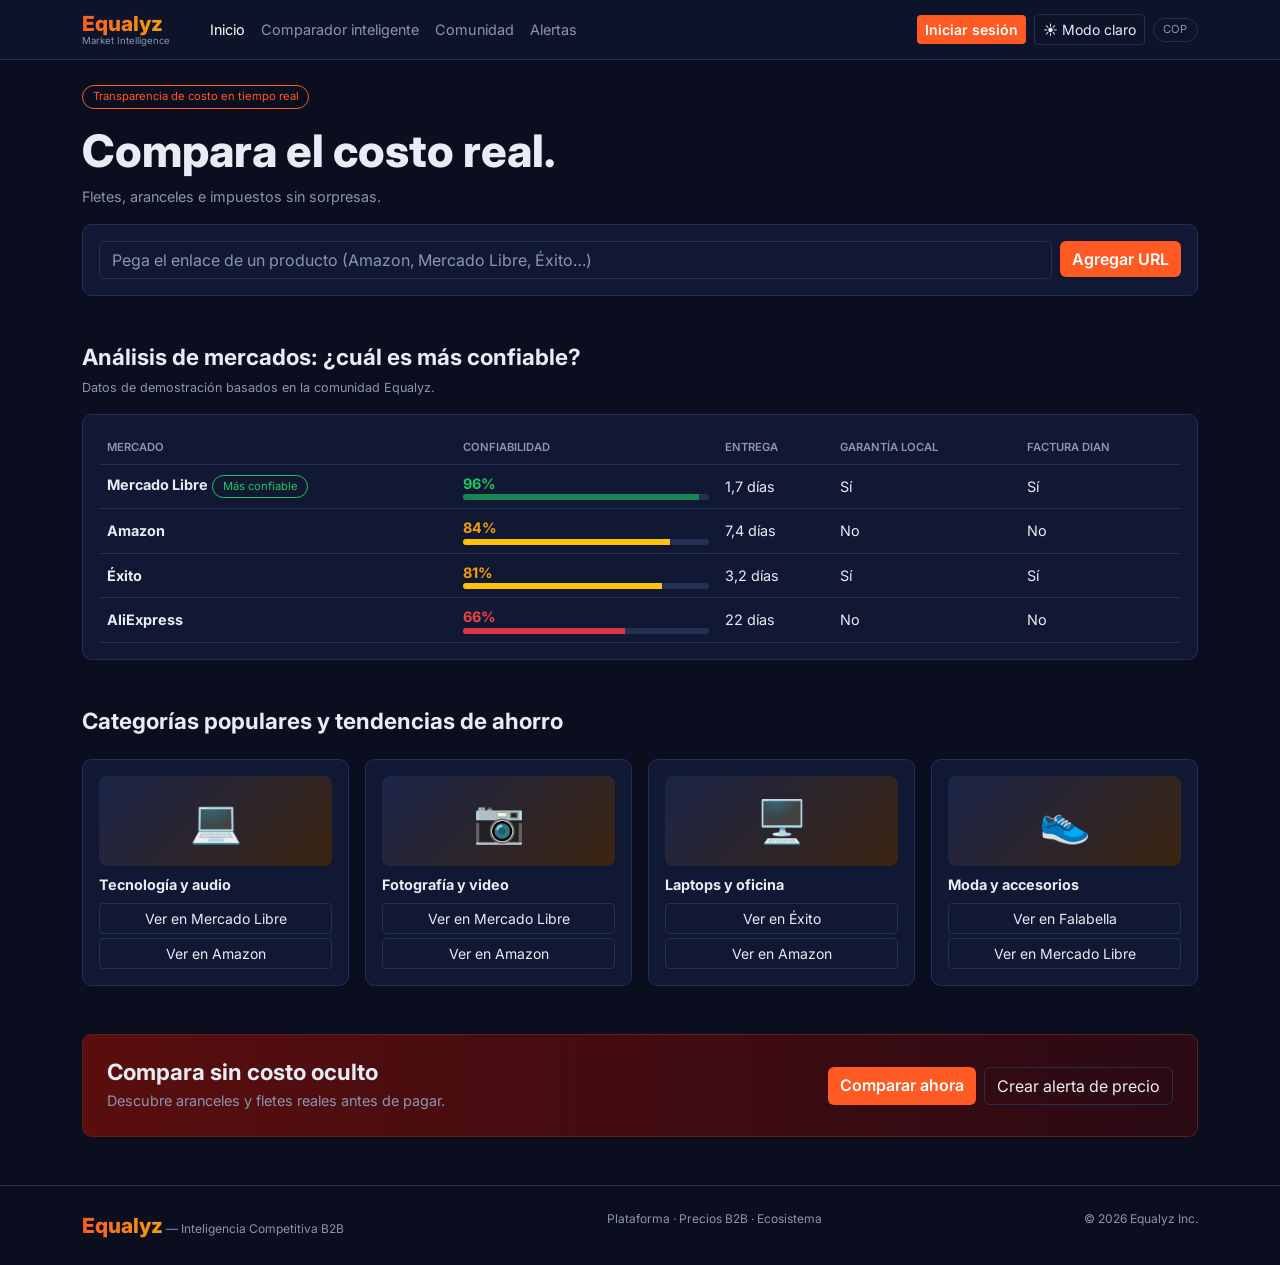
<file: index.html>
<!DOCTYPE html><html lang="es"><head><meta charset="UTF-8"><meta name="viewport" content="width=device-width, initial-scale=1">
<title>Inicio | Equalyz AI</title>
<link href="https://cdn.jsdelivr.net/npm/bootstrap@5.3.8/dist/css/bootstrap.min.css" rel="stylesheet">
<link href="https://fonts.googleapis.com/css2?family=Inter:wght@400;600;800&display=swap" rel="stylesheet">
<link href="style.css" rel="stylesheet"><script src="theme.js"></script></head><body>
<nav class="navbar navbar-expand-lg sticky-top"><div class="container">
<a class="navbar-brand brand" href="index.html"><span class="brand-n">Equalyz</span><small>Market Intelligence</small></a>
<button class="navbar-toggler border-secondary" data-bs-toggle="collapse" data-bs-target="#m" aria-label="Menú"><span class="navbar-toggler-icon"></span></button>
<div class="collapse navbar-collapse" id="m"><ul class="navbar-nav me-auto ms-lg-3">
<li><a class="nav-link active" href="index.html">Inicio</a></li>
<li><a class="nav-link " href="comparador.html">Comparador inteligente</a></li>
<li id="navEmp" class="d-none"><a class="nav-link" href="emprendedor.html">Emprendedor B2B</a></li>
<li><a class="nav-link " href="comunidad.html">Comunidad</a></li>
<li><a class="nav-link" href="alertas.html">Alertas</a></li></ul>
<span id="authBox"></span><button id="tema" class="btn btn-out btn-sm me-2" type="button">☀ Modo claro</button><span class="tag">COP</span></div></div></nav>
<main class="container pt-4">
<span class="tag ac">Transparencia de costo en tiempo real</span>
<h1 class="hero-t mt-3">Compara el costo real.</h1>
<p class="mu">Fletes, aranceles e impuestos sin sorpresas.</p>
<div class="card-eq" id="buscar-box"><div class="row g-2"><div class="col-md"><input id="url" class="form-control inp" placeholder="Pega el enlace de un producto (Amazon, Mercado Libre, Éxito…)" aria-label="URL del producto"></div><div class="col-md-auto"><button id="buscar" class="btn btn-ac w-100">Agregar URL</button></div></div>
<p id="err" class="er small mt-2 mb-0 d-none">Escribe una URL válida, por ejemplo https://www.amazon.com/…</p><div id="lista"></div>
<div id="pregunta" class="cta mt-3 d-none"><b>¿Tienes otra URL para añadir o quieres una recomendación personalizada?</b><div class="d-flex flex-wrap gap-2 mt-2"><button id="otra" class="btn btn-out btn-sm">Añadir otra URL</button><button id="reco" class="btn btn-ac btn-sm">Recomendación personalizada</button><button id="comparar" class="btn btn-out btn-sm">Ir al comparador</button></div></div></div>
<section id="analisis" class="mt-5"><h2 class="sec-t">Análisis de mercados: ¿cuál es más confiable?</h2><p class="mu small">Datos de demostración basados en la comunidad Equalyz.</p>
<div class="card-eq"><div class="table-responsive"><table class="table table-eq align-middle mb-0"><thead><tr><th>MERCADO</th><th style="min-width:160px">CONFIABILIDAD</th><th>ENTREGA</th><th>GARANTÍA LOCAL</th><th>FACTURA DIAN</th></tr></thead><tbody>
<tr><td><b>Mercado Libre</b> <span class="tag ok">Más confiable</span></td><td><b class="ok">96%</b><div class="bar"><i class="bg-success" style="width:96%"></i></div></td><td>1,7 días</td><td>Sí</td><td>Sí</td></tr>
<tr><td><b>Amazon</b></td><td><b class="wa">84%</b><div class="bar"><i class="bg-warning" style="width:84%"></i></div></td><td>7,4 días</td><td>No</td><td>No</td></tr>
<tr><td><b>Éxito</b></td><td><b class="wa">81%</b><div class="bar"><i class="bg-warning" style="width:81%"></i></div></td><td>3,2 días</td><td>Sí</td><td>Sí</td></tr>
<tr><td><b>AliExpress</b></td><td><b class="er">66%</b><div class="bar"><i class="bg-danger" style="width:66%"></i></div></td><td>22 días</td><td>No</td><td>No</td></tr></tbody></table></div></div></section>
<section class="mt-5"><h2 class="sec-t">Categorías populares y tendencias de ahorro</h2><div class="row g-3 mt-1">
<div class="col-6 col-lg-3"><div class="card-eq h-100"><div class="emo mb-2" role="img" aria-label="Tecnología y audio">💻</div><b>Tecnología y audio</b><div class="d-grid gap-1 mt-2"><a class="btn btn-out btn-sm" href="https://listado.mercadolibre.com.co/audifonos" target="_blank" rel="noopener">Ver en Mercado Libre</a><a class="btn btn-out btn-sm" href="https://www.amazon.com/s?k=headphones" target="_blank" rel="noopener">Ver en Amazon</a></div></div></div>
<div class="col-6 col-lg-3"><div class="card-eq h-100"><div class="emo mb-2" role="img" aria-label="Fotografía y video">📷</div><b>Fotografía y video</b><div class="d-grid gap-1 mt-2"><a class="btn btn-out btn-sm" href="https://listado.mercadolibre.com.co/camaras-fotograficas" target="_blank" rel="noopener">Ver en Mercado Libre</a><a class="btn btn-out btn-sm" href="https://www.amazon.com/s?k=mirrorless+camera" target="_blank" rel="noopener">Ver en Amazon</a></div></div></div>
<div class="col-6 col-lg-3"><div class="card-eq h-100"><div class="emo mb-2" role="img" aria-label="Laptops y oficina">🖥️</div><b>Laptops y oficina</b><div class="d-grid gap-1 mt-2"><a class="btn btn-out btn-sm" href="https://www.exito.com/s?q=portatil" target="_blank" rel="noopener">Ver en Éxito</a><a class="btn btn-out btn-sm" href="https://www.amazon.com/s?k=laptop" target="_blank" rel="noopener">Ver en Amazon</a></div></div></div>
<div class="col-6 col-lg-3"><div class="card-eq h-100"><div class="emo mb-2" role="img" aria-label="Moda y accesorios">👟</div><b>Moda y accesorios</b><div class="d-grid gap-1 mt-2"><a class="btn btn-out btn-sm" href="https://www.falabella.com.co/falabella-co/search?Ntt=zapatillas" target="_blank" rel="noopener">Ver en Falabella</a><a class="btn btn-out btn-sm" href="https://listado.mercadolibre.com.co/zapatillas" target="_blank" rel="noopener">Ver en Mercado Libre</a></div></div></div>
</div></section>
<div class="cta mt-5 d-flex flex-wrap justify-content-between align-items-center gap-3"><div><h2 class="sec-t mb-1">Compara sin costo oculto</h2><span class="mu">Descubre aranceles y fletes reales antes de pagar.</span></div><div class="d-flex gap-2"><a href="comparador.html" class="btn btn-ac">Comparar ahora</a><button id="alertaBtn" class="btn btn-out">Crear alerta de precio</button></div></div>
</main>
<div class="modal fade" id="mReco" tabindex="-1"><div class="modal-dialog"><div class="modal-content p-3"><h2 class="fs-5 fw-bold">Recomendación personalizada</h2><label class="mu small" for="prio">¿Qué te importa más?</label><select id="prio" class="form-select inp mb-3"><option value="conf">Confiabilidad</option><option value="rap">Rapidez de entrega</option><option value="gar">Garantía local</option></select><div id="recoOut"></div></div></div></div>
<div class="modal fade" id="mAlerta" tabindex="-1"><div class="modal-dialog"><div class="modal-content p-3"><h2 class="fs-5 fw-bold">Crear alerta de precio</h2>
<input id="alUrl" class="form-control inp mb-2" placeholder="URL del producto" aria-label="URL"><input id="alPrecio" type="number" class="form-control inp mb-2" placeholder="Avísame si baja de (COP)" aria-label="Precio objetivo"><input id="alMail" type="email" class="form-control inp mb-2" placeholder="Correo (opcional)" aria-label="Correo">
<p id="alErr" class="er small d-none">Escribe una URL válida y un precio mayor que 0.</p><button id="alGuardar" class="btn btn-ac mb-3">Guardar alerta</button><b class="small">Mis alertas</b><div id="alOut"></div></div></div></div>
<footer class="py-4 mt-5"><div class="container d-flex flex-wrap justify-content-between gap-2"><span><b class="brand-n">Equalyz</b> — Inteligencia Competitiva B2B</span><span>Plataforma · Precios B2B · Ecosistema</span><span>© 2026 Equalyz Inc.</span></div></footer>
<script src="https://cdn.jsdelivr.net/npm/bootstrap@5.3.8/dist/js/bootstrap.bundle.min.js"></script><script src="app.js"></script></body></html>
</file>
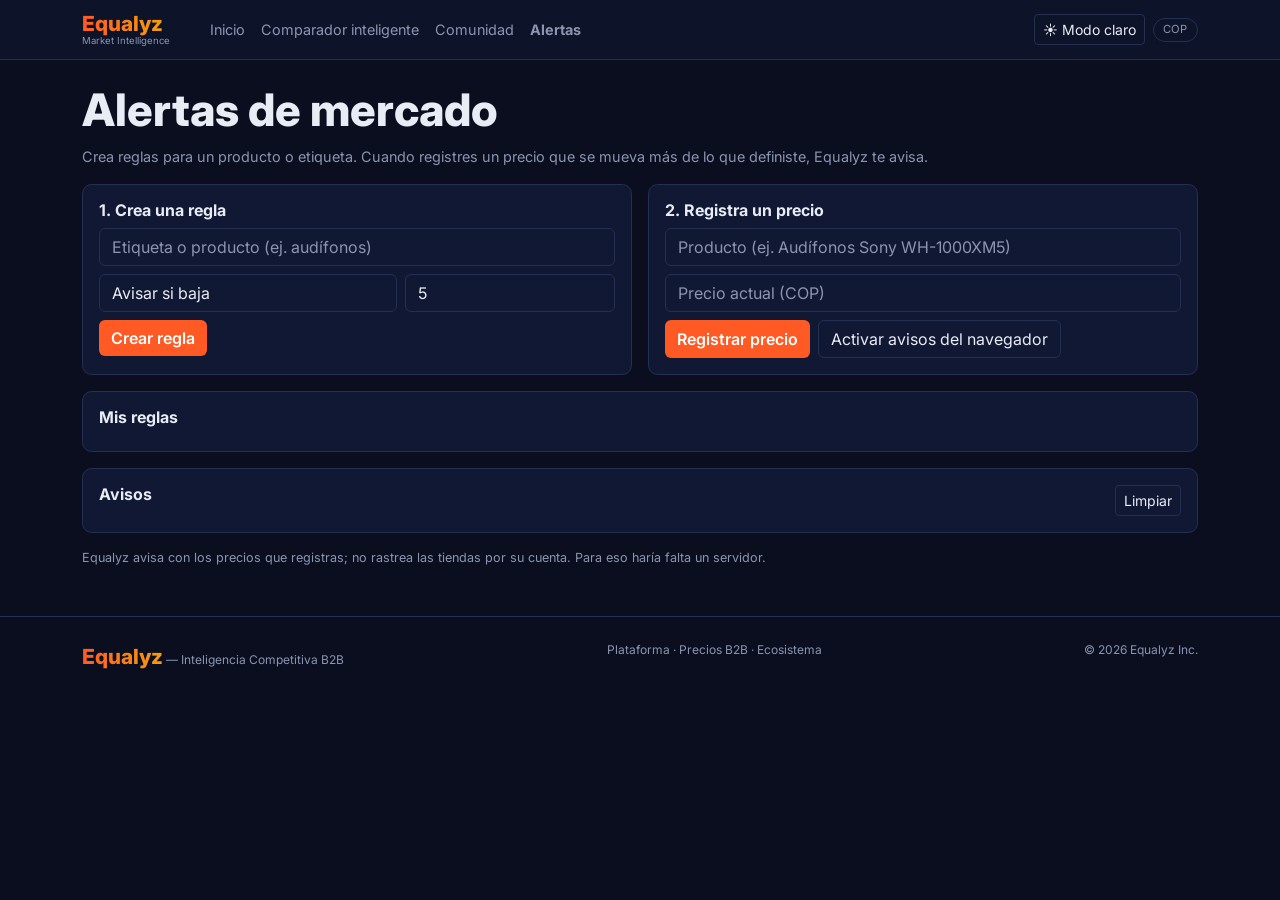
<file: alertas.html>
<!DOCTYPE html><html lang="es"><head><meta charset="UTF-8"><meta name="viewport" content="width=device-width, initial-scale=1">
<title>Alertas | Equalyz AI</title>
<link href="https://cdn.jsdelivr.net/npm/bootstrap@5.3.8/dist/css/bootstrap.min.css" rel="stylesheet">
<link href="https://fonts.googleapis.com/css2?family=Inter:wght@400;600;800&display=swap" rel="stylesheet">
<link href="style.css" rel="stylesheet"><script src="theme.js"></script></head><body>
<nav class="navbar navbar-expand-lg sticky-top"><div class="container">
<a class="navbar-brand brand" href="index.html"><span class="brand-n">Equalyz</span><small>Market Intelligence</small></a>
<button class="navbar-toggler border-secondary" data-bs-toggle="collapse" data-bs-target="#m" aria-label="Menú"><span class="navbar-toggler-icon"></span></button>
<div class="collapse navbar-collapse" id="m"><ul class="navbar-nav me-auto ms-lg-3">
<li><a class="nav-link " href="index.html">Inicio</a></li>
<li><a class="nav-link " href="comparador.html">Comparador inteligente</a></li>
<li id="navEmp" class="d-none"><a class="nav-link" href="emprendedor.html">Emprendedor B2B</a></li>
<li><a class="nav-link" href="comunidad.html">Comunidad</a></li>
<li><a class="nav-link" href="alertas.html" aria-current="page"><b>Alertas</b></a></li></ul>
<span id="authBox"></span><button id="tema" class="btn btn-out btn-sm me-2" type="button">☀ Modo claro</button><span class="tag">COP</span></div></div></nav>
<main class="container pt-4"><h1 class="hero-t">Alertas de mercado</h1><p class="mu">Crea reglas para un producto o etiqueta. Cuando registres un precio que se mueva más de lo que definiste, Equalyz te avisa.</p>
<div class="row g-3"><div class="col-lg-6"><div class="card-eq h-100"><h2 class="fs-6 fw-bold">1. Crea una regla</h2>
<input id="rTag" class="form-control inp mb-2" placeholder="Etiqueta o producto (ej. audífonos)" aria-label="Etiqueta"><div class="row g-2 mb-2"><div class="col-7"><select id="rDir" class="form-select inp" aria-label="Dirección"><option value="baja">Avisar si baja</option><option value="sube">Avisar si sube</option><option value="ambas">Avisar si se mueve</option></select></div><div class="col-5"><input id="rPct" type="number" min="0.1" step="0.1" value="5" class="form-control inp" aria-label="Porcentaje"></div></div>
<p id="rErr" class="er small d-none">Escribe una etiqueta y un porcentaje mayor que 0.</p><button id="rOk" class="btn btn-ac">Crear regla</button></div></div>
<div class="col-lg-6"><div class="card-eq h-100"><h2 class="fs-6 fw-bold">2. Registra un precio</h2><input id="oNom" class="form-control inp mb-2" placeholder="Producto (ej. Audífonos Sony WH-1000XM5)" aria-label="Producto"><input id="oPrecio" type="number" min="1" class="form-control inp mb-2" placeholder="Precio actual (COP)" aria-label="Precio">
<p id="oErr" class="er small d-none">Escribe el producto y un precio mayor que 0.</p><div class="d-flex gap-2"><button id="oOk" class="btn btn-ac">Registrar precio</button><button id="nOk" class="btn btn-out">Activar avisos del navegador</button></div></div></div></div>
<section class="card-eq mt-3"><h2 class="fs-6 fw-bold">Mis reglas</h2><div id="rList"></div></section>
<section class="card-eq mt-3"><div class="d-flex justify-content-between"><h2 class="fs-6 fw-bold">Avisos</h2><button id="dClr" class="btn btn-out btn-sm">Limpiar</button></div><div id="dList"></div></section>
<p class="mu small mt-3">Equalyz avisa con los precios que registras; no rastrea las tiendas por su cuenta. Para eso haría falta un servidor.</p></main>
<footer class="py-4 mt-5"><div class="container d-flex flex-wrap justify-content-between gap-2"><span><b class="brand-n">Equalyz</b> — Inteligencia Competitiva B2B</span><span>Plataforma · Precios B2B · Ecosistema</span><span>© 2026 Equalyz Inc.</span></div></footer>
<script src="https://cdn.jsdelivr.net/npm/bootstrap@5.3.8/dist/js/bootstrap.bundle.min.js"></script></body></html>
</file>
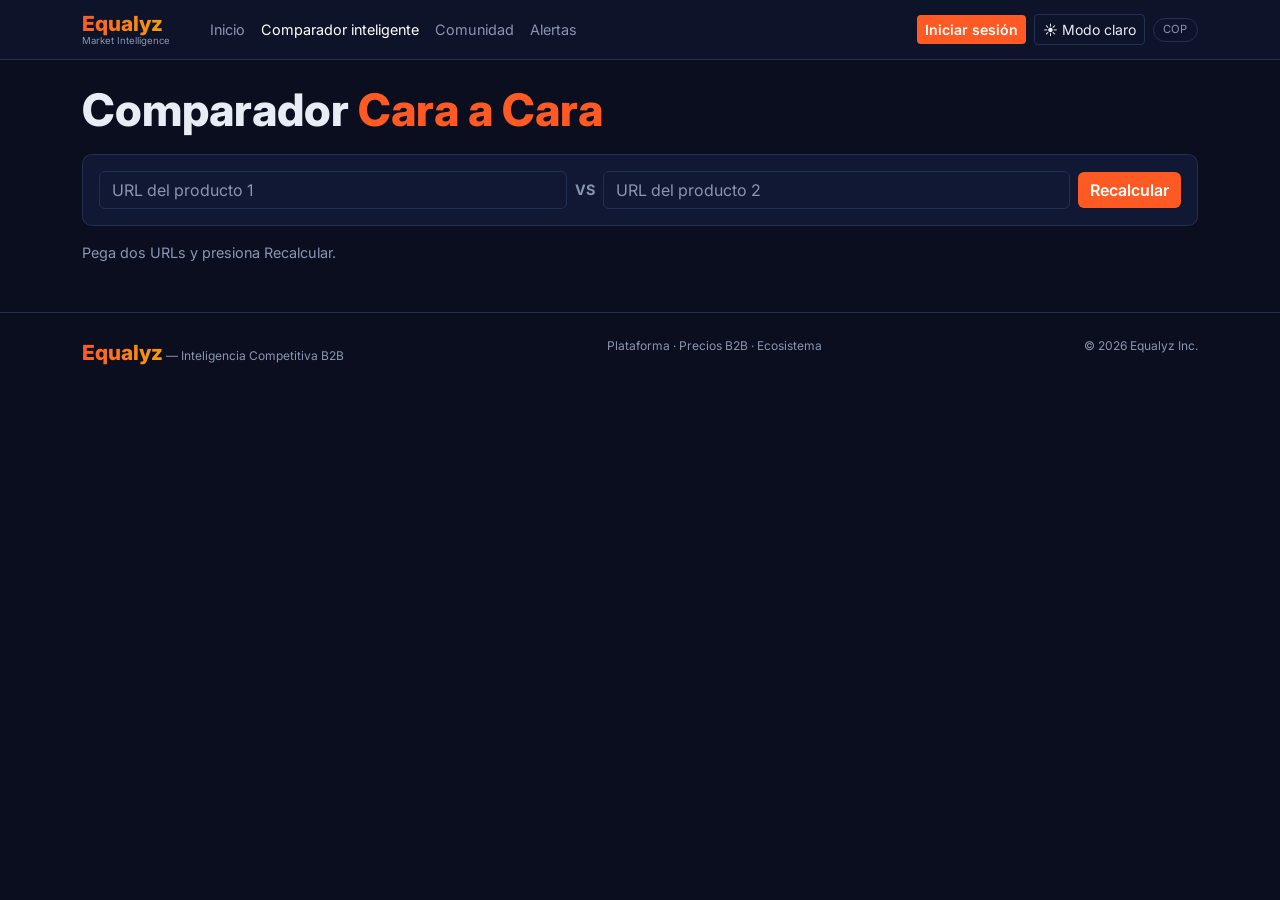
<file: comparador.html>
<!DOCTYPE html><html lang="es"><head><meta charset="UTF-8"><meta name="viewport" content="width=device-width, initial-scale=1">
<title>Comparador | Equalyz AI</title>
<link href="https://cdn.jsdelivr.net/npm/bootstrap@5.3.8/dist/css/bootstrap.min.css" rel="stylesheet">
<link href="https://fonts.googleapis.com/css2?family=Inter:wght@400;600;800&display=swap" rel="stylesheet">
<link href="style.css" rel="stylesheet"><script src="theme.js"></script></head><body>
<nav class="navbar navbar-expand-lg sticky-top"><div class="container">
<a class="navbar-brand brand" href="index.html"><span class="brand-n">Equalyz</span><small>Market Intelligence</small></a>
<button class="navbar-toggler border-secondary" data-bs-toggle="collapse" data-bs-target="#m" aria-label="Menú"><span class="navbar-toggler-icon"></span></button>
<div class="collapse navbar-collapse" id="m"><ul class="navbar-nav me-auto ms-lg-3">
<li><a class="nav-link " href="index.html">Inicio</a></li>
<li><a class="nav-link active" href="comparador.html">Comparador inteligente</a></li>
<li id="navEmp" class="d-none"><a class="nav-link" href="emprendedor.html">Emprendedor B2B</a></li>
<li><a class="nav-link " href="comunidad.html">Comunidad</a></li>
<li><a class="nav-link" href="alertas.html">Alertas</a></li></ul>
<span id="authBox"></span><button id="tema" class="btn btn-out btn-sm me-2" type="button">☀ Modo claro</button><span class="tag">COP</span></div></div></nav>
<main class="container pt-4">
<h1 class="hero-t">Comparador <span class="ac">Cara a Cara</span></h1>
<div class="card-eq mt-3"><div class="row g-2 align-items-center"><div class="col-lg"><input id="u1" class="form-control inp" placeholder="URL del producto 1" aria-label="URL 1"></div><div class="col-lg-auto text-center mu fw-bold">VS</div><div class="col-lg"><input id="u2" class="form-control inp" placeholder="URL del producto 2" aria-label="URL 2"></div><div class="col-lg-auto"><button id="calc" class="btn btn-ac w-100">Recalcular</button></div></div></div>
<div id="res" class="mt-3"><p class="mu">Pega dos URLs y presiona Recalcular.</p></div>
</main>
<footer class="py-4 mt-5"><div class="container d-flex flex-wrap justify-content-between gap-2"><span><b class="brand-n">Equalyz</b> — Inteligencia Competitiva B2B</span><span>Plataforma · Precios B2B · Ecosistema</span><span>© 2026 Equalyz Inc.</span></div></footer>
<script src="https://cdn.jsdelivr.net/npm/bootstrap@5.3.8/dist/js/bootstrap.bundle.min.js"></script><script src="app.js"></script></body></html>
</file>
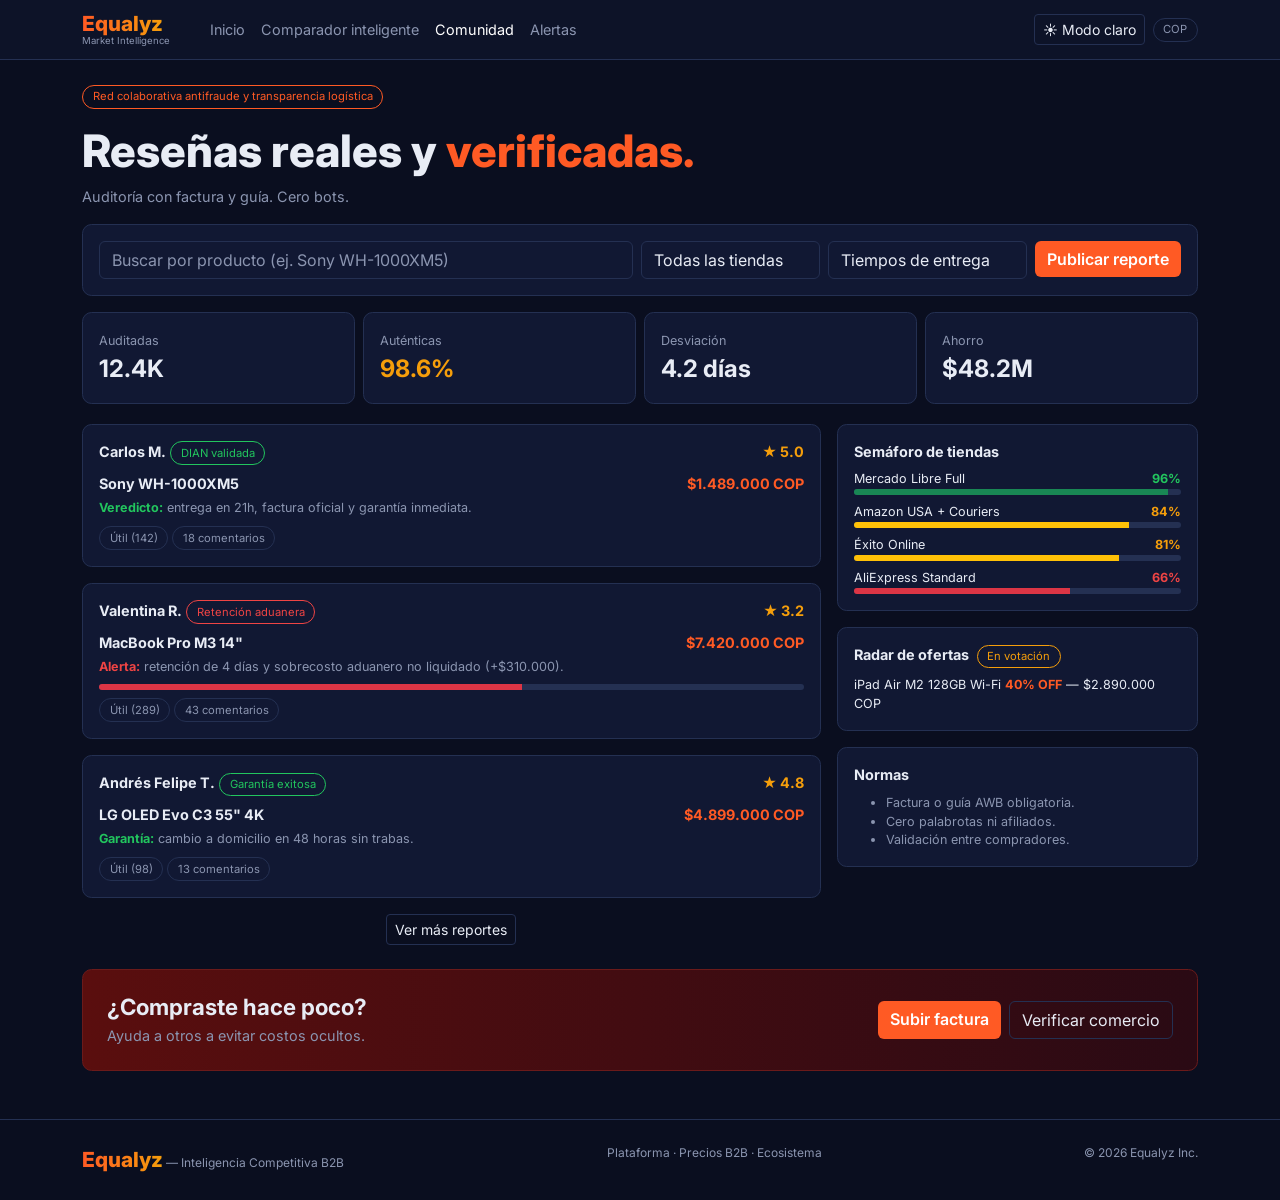
<file: comunidad.html>
<!DOCTYPE html><html lang="es"><head><meta charset="UTF-8"><meta name="viewport" content="width=device-width, initial-scale=1">
<title>Comunidad | Equalyz AI</title>
<link href="https://cdn.jsdelivr.net/npm/bootstrap@5.3.8/dist/css/bootstrap.min.css" rel="stylesheet">
<link href="https://fonts.googleapis.com/css2?family=Inter:wght@400;600;800&display=swap" rel="stylesheet">
<link href="style.css" rel="stylesheet"><script src="theme.js"></script></head><body>
<nav class="navbar navbar-expand-lg sticky-top"><div class="container">
<a class="navbar-brand brand" href="index.html"><span class="brand-n">Equalyz</span><small>Market Intelligence</small></a>
<button class="navbar-toggler border-secondary" data-bs-toggle="collapse" data-bs-target="#m" aria-label="Menú"><span class="navbar-toggler-icon"></span></button>
<div class="collapse navbar-collapse" id="m"><ul class="navbar-nav me-auto ms-lg-3">
<li><a class="nav-link " href="index.html">Inicio</a></li>
<li><a class="nav-link " href="comparador.html">Comparador inteligente</a></li>
<li id="navEmp" class="d-none"><a class="nav-link" href="emprendedor.html">Emprendedor B2B</a></li>
<li><a class="nav-link active" href="comunidad.html">Comunidad</a></li>
<li><a class="nav-link" href="alertas.html">Alertas</a></li></ul>
<span id="authBox"></span><button id="tema" class="btn btn-out btn-sm me-2" type="button">☀ Modo claro</button><span class="tag">COP</span></div></div></nav>
<main class="container pt-4">
<span class="tag ac">Red colaborativa antifraude y transparencia logística</span>
<h1 class="hero-t mt-3">Reseñas reales y <span class="ac">verificadas.</span></h1>
<p class="mu">Auditoría con factura y guía. Cero bots.</p>
<div class="card-eq"><div class="row g-2"><div class="col-lg"><input class="form-control inp" placeholder="Buscar por producto (ej. Sony WH-1000XM5)" aria-label="Buscar"></div><div class="col-6 col-lg-auto"><select class="form-select inp" aria-label="Tiendas"><option>Todas las tiendas</option></select></div><div class="col-6 col-lg-auto"><select class="form-select inp" aria-label="Tiempos"><option>Tiempos de entrega</option></select></div><div class="col-lg-auto"><button class="btn btn-ac w-100">Publicar reporte</button></div></div></div>
<div class="row g-2 mt-2 stat"><div class="col-6 col-md-3"><div class="card-eq"><span class="mu small">Auditadas</span><b>12.4K</b></div></div><div class="col-6 col-md-3"><div class="card-eq"><span class="mu small">Auténticas</span><b class="wa">98.6%</b></div></div><div class="col-6 col-md-3"><div class="card-eq"><span class="mu small">Desviación</span><b>4.2 días</b></div></div><div class="col-6 col-md-3"><div class="card-eq"><span class="mu small">Ahorro</span><b>$48.2M</b></div></div></div>
<div class="row g-3 mt-1"><div class="col-lg-8 d-grid gap-3 align-content-start">
<article class="card-eq"><b>Carlos M.</b> <span class="tag ok">DIAN validada</span> <b class="wa float-end">★ 5.0</b><p class="mb-1 mt-2 fw-bold">Sony WH-1000XM5 <span class="ac float-end">$1.489.000 COP</span></p><p class="mu small mb-2"><b class="ok">Veredicto:</b> entrega en 21h, factura oficial y garantía inmediata.</p><span class="tag">Útil (142)</span> <span class="tag">18 comentarios</span></article>
<article class="card-eq"><b>Valentina R.</b> <span class="tag er">Retención aduanera</span> <b class="wa float-end">★ 3.2</b><p class="mb-1 mt-2 fw-bold">MacBook Pro M3 14" <span class="ac float-end">$7.420.000 COP</span></p><p class="mu small mb-2"><b class="er">Alerta:</b> retención de 4 días y sobrecosto aduanero no liquidado (+$310.000).</p><div class="bar"><i class="bg-danger" style="width:60%"></i></div><span class="tag mt-2">Útil (289)</span> <span class="tag">43 comentarios</span></article>
<article class="card-eq"><b>Andrés Felipe T.</b> <span class="tag ok">Garantía exitosa</span> <b class="wa float-end">★ 4.8</b><p class="mb-1 mt-2 fw-bold">LG OLED Evo C3 55" 4K <span class="ac float-end">$4.899.000 COP</span></p><p class="mu small mb-2"><b class="ok">Garantía:</b> cambio a domicilio en 48 horas sin trabas.</p><span class="tag">Útil (98)</span> <span class="tag">13 comentarios</span></article>
<div class="text-center"><a href="#" class="btn btn-out btn-sm">Ver más reportes</a></div></div>
<aside class="col-lg-4 d-grid gap-3 align-content-start">
<div class="card-eq"><b>Semáforo de tiendas</b><div class="small mt-2"><div class="d-flex justify-content-between"><span>Mercado Libre Full</span><b class="ok">96%</b></div><div class="bar mb-2"><i class="bg-success" style="width:96%"></i></div><div class="d-flex justify-content-between"><span>Amazon USA + Couriers</span><b class="wa">84%</b></div><div class="bar mb-2"><i class="bg-warning" style="width:84%"></i></div><div class="d-flex justify-content-between"><span>Éxito Online</span><b class="wa">81%</b></div><div class="bar mb-2"><i class="bg-warning" style="width:81%"></i></div><div class="d-flex justify-content-between"><span>AliExpress Standard</span><b class="er">66%</b></div><div class="bar"><i class="bg-danger" style="width:66%"></i></div></div></div>
<div class="card-eq"><b>Radar de ofertas</b> <span class="tag wa ms-1">En votación</span><p class="small mb-0 mt-2">iPad Air M2 128GB Wi-Fi <b class="ac">40% OFF</b> — $2.890.000 COP</p></div>
<div class="card-eq"><b>Normas</b><ul class="small mu mb-0 mt-2"><li>Factura o guía AWB obligatoria.</li><li>Cero palabrotas ni afiliados.</li><li>Validación entre compradores.</li></ul></div></aside></div>
<div class="cta mt-4 d-flex flex-wrap justify-content-between align-items-center gap-3"><div><h2 class="sec-t mb-1">¿Compraste hace poco?</h2><span class="mu">Ayuda a otros a evitar costos ocultos.</span></div><div class="d-flex gap-2"><a href="#" class="btn btn-ac">Subir factura</a><a href="#" class="btn btn-out">Verificar comercio</a></div></div>
</main>
<footer class="py-4 mt-5"><div class="container d-flex flex-wrap justify-content-between gap-2"><span><b class="brand-n">Equalyz</b> — Inteligencia Competitiva B2B</span><span>Plataforma · Precios B2B · Ecosistema</span><span>© 2026 Equalyz Inc.</span></div></footer>
<script src="https://cdn.jsdelivr.net/npm/bootstrap@5.3.8/dist/js/bootstrap.bundle.min.js"></script></body></html>
</file>
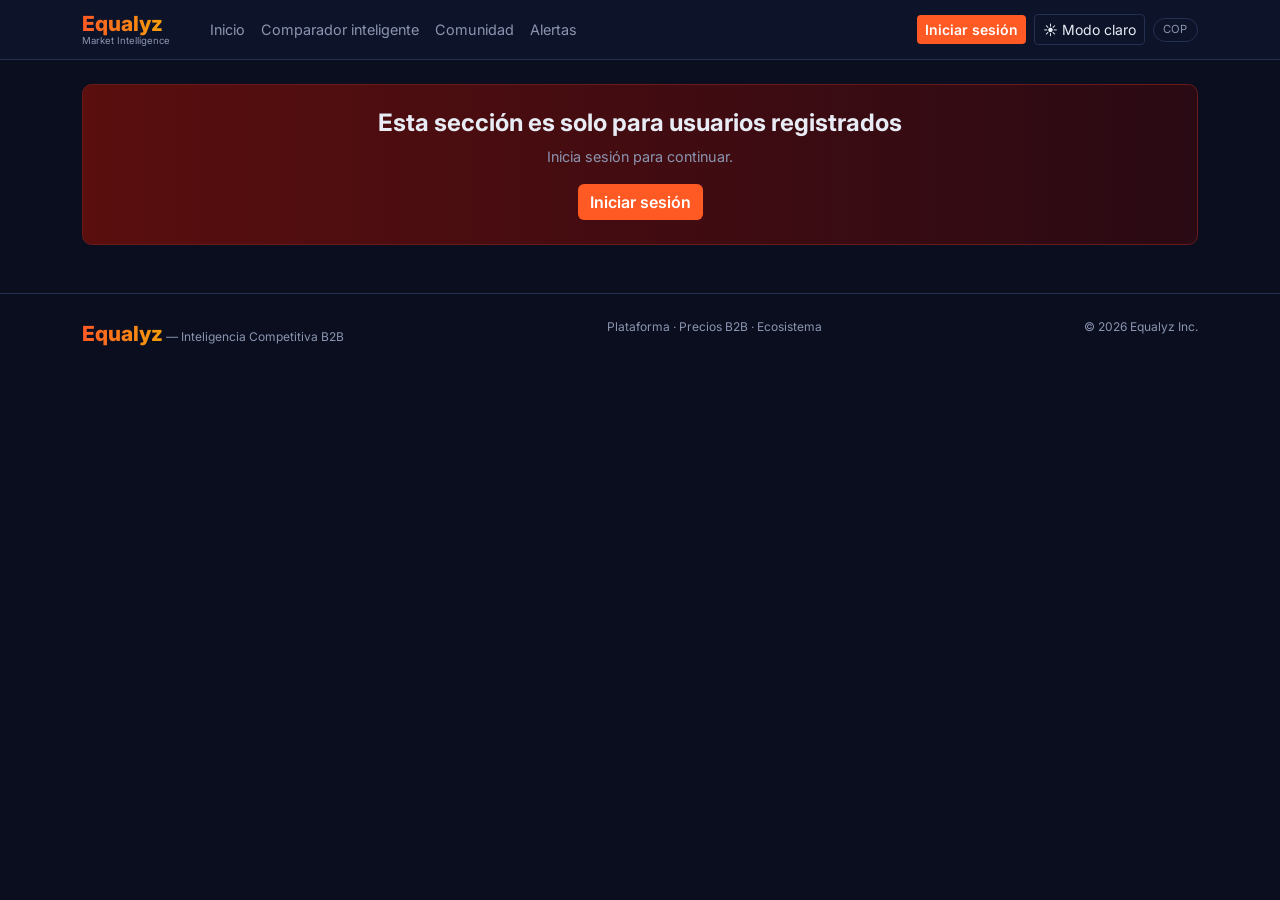
<file: conectar.html>
<!DOCTYPE html><html lang="es"><head><meta charset="UTF-8"><meta name="viewport" content="width=device-width, initial-scale=1">
<title>Conectar tienda | Equalyz AI</title>
<link href="https://cdn.jsdelivr.net/npm/bootstrap@5.3.8/dist/css/bootstrap.min.css" rel="stylesheet">
<link href="https://fonts.googleapis.com/css2?family=Inter:wght@400;600;800&display=swap" rel="stylesheet">
<link href="style.css" rel="stylesheet"><script src="theme.js"></script></head><body>
<nav class="navbar navbar-expand-lg sticky-top"><div class="container">
<a class="navbar-brand brand" href="index.html"><span class="brand-n">Equalyz</span><small>Market Intelligence</small></a>
<button class="navbar-toggler border-secondary" data-bs-toggle="collapse" data-bs-target="#m" aria-label="Menú"><span class="navbar-toggler-icon"></span></button>
<div class="collapse navbar-collapse" id="m"><ul class="navbar-nav me-auto ms-lg-3">
<li><a class="nav-link" href="index.html">Inicio</a></li>
<li><a class="nav-link " href="comparador.html">Comparador inteligente</a></li>
<li id="navEmp" class="d-none"><a class="nav-link" href="emprendedor.html">Emprendedor B2B</a></li>
<li><a class="nav-link " href="comunidad.html">Comunidad</a></li>
<li><a class="nav-link" href="alertas.html">Alertas</a></li></ul>
<span id="authBox"></span><button id="tema" class="btn btn-out btn-sm me-2" type="button">☀ Modo claro</button><span class="tag">COP</span></div></div></nav>
<main class="container pt-4" data-auth><h1 class="hero-t">Conectar tienda</h1><p class="mu">Elige una tienda para abrir su página principal y afiliarte o crear tu cuenta de vendedor.</p><div class="row g-3">
<div class="col-6 col-lg-3"><div class="card-eq h-100 text-center"><b class="d-block mb-3">Mercado Libre</b><a class="btn btn-ac w-100" href="https://www.mercadolibre.com.co" target="_blank" rel="noopener">Ir a Mercado Libre</a></div></div>
<div class="col-6 col-lg-3"><div class="card-eq h-100 text-center"><b class="d-block mb-3">Amazon</b><a class="btn btn-ac w-100" href="https://www.amazon.com" target="_blank" rel="noopener">Ir a Amazon</a></div></div>
<div class="col-6 col-lg-3"><div class="card-eq h-100 text-center"><b class="d-block mb-3">Éxito</b><a class="btn btn-ac w-100" href="https://www.exito.com" target="_blank" rel="noopener">Ir a Éxito</a></div></div>
<div class="col-6 col-lg-3"><div class="card-eq h-100 text-center"><b class="d-block mb-3">Alkosto</b><a class="btn btn-ac w-100" href="https://www.alkosto.com" target="_blank" rel="noopener">Ir a Alkosto</a></div></div>
<div class="col-6 col-lg-3"><div class="card-eq h-100 text-center"><b class="d-block mb-3">Falabella</b><a class="btn btn-ac w-100" href="https://www.falabella.com.co" target="_blank" rel="noopener">Ir a Falabella</a></div></div>
<div class="col-6 col-lg-3"><div class="card-eq h-100 text-center"><b class="d-block mb-3">AliExpress</b><a class="btn btn-ac w-100" href="https://www.aliexpress.com" target="_blank" rel="noopener">Ir a AliExpress</a></div></div>
<div class="col-6 col-lg-3"><div class="card-eq h-100 text-center"><b class="d-block mb-3">Shopify</b><a class="btn btn-ac w-100" href="https://www.shopify.com" target="_blank" rel="noopener">Ir a Shopify</a></div></div>
</div></main>
<footer class="py-4 mt-5"><div class="container d-flex flex-wrap justify-content-between gap-2"><span><b class="brand-n">Equalyz</b> — Inteligencia Competitiva B2B</span><span>Plataforma · Precios B2B · Ecosistema</span><span>© 2026 Equalyz Inc.</span></div></footer>
<script src="https://cdn.jsdelivr.net/npm/bootstrap@5.3.8/dist/js/bootstrap.bundle.min.js"></script><script src="datos-dian.js"></script><script src="app.js"></script></body></html>
</file>
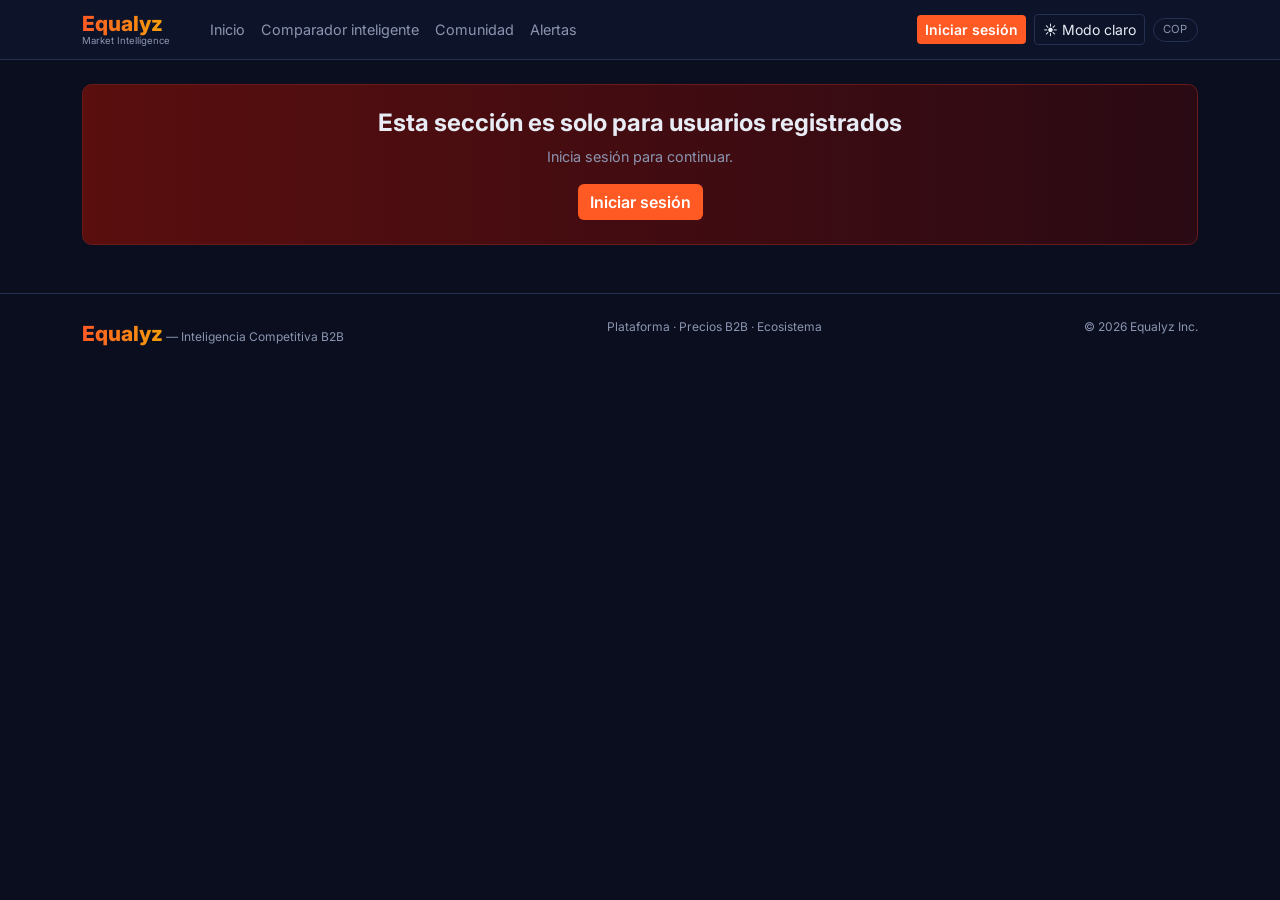
<file: emprendedor.html>
<!DOCTYPE html><html lang="es"><head><meta charset="UTF-8"><meta name="viewport" content="width=device-width, initial-scale=1">
<title>Emprendedor B2B | Equalyz AI</title>
<link href="https://cdn.jsdelivr.net/npm/bootstrap@5.3.8/dist/css/bootstrap.min.css" rel="stylesheet">
<link href="https://fonts.googleapis.com/css2?family=Inter:wght@400;600;800&display=swap" rel="stylesheet">
<link href="style.css" rel="stylesheet"><script src="theme.js"></script></head><body>
<nav class="navbar navbar-expand-lg sticky-top"><div class="container">
<a class="navbar-brand brand" href="index.html"><span class="brand-n">Equalyz</span><small>Market Intelligence</small></a>
<button class="navbar-toggler border-secondary" data-bs-toggle="collapse" data-bs-target="#m" aria-label="Menú"><span class="navbar-toggler-icon"></span></button>
<div class="collapse navbar-collapse" id="m"><ul class="navbar-nav me-auto ms-lg-3">
<li><a class="nav-link" href="index.html">Inicio</a></li>
<li><a class="nav-link " href="comparador.html">Comparador inteligente</a></li>
<li id="navEmp" class="d-none"><a class="nav-link active" href="emprendedor.html">Emprendedor B2B</a></li>
<li><a class="nav-link " href="comunidad.html">Comunidad</a></li>
<li><a class="nav-link" href="alertas.html">Alertas</a></li></ul>
<span id="authBox"></span><button id="tema" class="btn btn-out btn-sm me-2" type="button">☀ Modo claro</button><span class="tag">COP</span></div></div></nav>
<main class="container pt-4" data-auth>
<span class="tag ac">Datos B2B · TRM actualizada</span>
<div class="d-flex flex-wrap justify-content-between align-items-end gap-2 mt-2"><div><h1 class="hero-t mb-1">Panel Emprendedor B2B</h1><p class="mu mb-0">Arbitraje, márgenes y monitoreo de competidores.</p></div><div class="d-flex gap-2"><button id="csv" class="btn btn-out btn-sm">Descargar CSV</button><button id="addBtn" class="btn btn-ac btn-sm">+ Agregar producto o SKU</button></div></div>
<div class="row g-2 mt-3 stat"><div class="col-6 col-lg-3"><div class="card-eq"><span class="mu small">Productos (SKUs)</span><b id="stSku">0</b></div></div><div class="col-6 col-lg-3"><div class="card-eq"><span class="mu small">Rivales más baratos</span><b id="stAl" class="er">0</b></div></div><div class="col-6 col-lg-3"><div class="card-eq"><span class="mu small">Margen total</span><b id="stMg">$0</b></div></div><div class="col-6 col-lg-3"><div class="card-eq"><span class="mu small">Salud del catálogo</span><b id="stSa" class="ok">0/100</b></div></div></div>
<section class="card-eq mt-3"><h2 class="fs-5 fw-bold mb-0">Matriz de arbitraje de alta rentabilidad</h2><p class="mu small">Margen = venta sugerida − costo desembarcado. Los precios los escribes tú.</p>
<div class="table-responsive"><table class="table table-eq align-middle mb-0"><thead><tr><th>PRODUCTO</th><th>ORIGEN / PROVEEDOR</th><th>COSTO DESEMBARCADO</th><th>VENTA SUGERIDA</th><th>MARGEN</th><th></th></tr></thead><tbody id="tbody"></tbody></table></div></section>
<div class="row g-3 mt-1"><section class="col-lg-7"><div class="card-eq h-100"><h2 class="fs-6 fw-bold">Radar de competidores (Buy Box)</h2><div id="radar"></div></div></section>
<section class="col-lg-5"><div class="card-eq h-100"><h2 class="fs-6 fw-bold">Simulador DIAN &amp; Courier</h2><p id="simNota" class="small wa"></p>
<div class="row g-2 mb-2"><div class="col-6"><label class="mu small" for="fob">Valor FOB (USD)</label><input id="fob" type="number" min="0" class="form-control inp" value="150"></div><div class="col-6"><label class="mu small" for="kg">Peso (kg)</label><input id="kg" type="number" min="0" step="0.1" class="form-control inp" value="2.5"></div>
<div class="col-6"><label class="mu small" for="orig">Origen</label><select id="orig" class="form-select inp"><option value="tlc">EE. UU. u otro país con TLC</option><option value="notlc">China u otro sin TLC</option></select></div><div class="col-6"><label class="mu small" for="tarifa">Courier (USD/lb, estimado)</label><input id="tarifa" type="number" min="0" step="0.1" class="form-control inp"></div></div>
<div class="card-eq small" id="simOut"></div><p class="mu small mt-2 mb-0">Referencia, no asesoría aduanera: confirma las reglas con la DIAN.</p></div></section></div>
<div class="cta mt-3 d-flex flex-wrap justify-content-between align-items-center gap-3"><div><b>Conecta tu catálogo de Mercado Libre o Shopify</b><div class="mu small">Afíliate a tiendas en línea para vender y sincronizar precios.</div></div><a href="conectar.html" class="btn btn-ac">Conectar tienda</a></div>
</main>
<div class="modal fade" id="mSku" tabindex="-1"><div class="modal-dialog"><div class="modal-content p-3"><h2 class="fs-5 fw-bold">Agregar producto o SKU</h2>
<input id="fSku" class="form-control inp mb-2" placeholder="SKU (ej. ANC-9821)" aria-label="SKU"><input id="fNom" class="form-control inp mb-2" placeholder="Nombre del producto" aria-label="Nombre"><input id="fProv" class="form-control inp mb-2" placeholder="Proveedor" aria-label="Proveedor"><input id="fOri" class="form-control inp mb-2" placeholder="País de origen" aria-label="Origen">
<input id="fCos" type="number" class="form-control inp mb-2" placeholder="Costo desembarcado (COP)" aria-label="Costo"><input id="fVen" type="number" class="form-control inp mb-2" placeholder="Venta sugerida (COP)" aria-label="Venta"><input id="fRiv" type="number" class="form-control inp mb-2" placeholder="Precio del rival (COP, opcional)" aria-label="Rival">
<p id="fErr" class="er small d-none"></p><button id="fOk" class="btn btn-ac">Guardar producto</button></div></div></div>
<div class="modal fade" id="mAj" tabindex="-1"><div class="modal-dialog"><div class="modal-content p-3"><h2 class="fs-5 fw-bold">Ajustar precio</h2><p id="ajNom" class="mu"></p><input id="ajP" type="number" class="form-control inp mb-2" aria-label="Nuevo precio"><p id="ajErr" class="er small d-none">Escribe un precio mayor que 0.</p><button id="ajOk" class="btn btn-ac">Aplicar precio</button></div></div></div>
<div class="modal fade" id="mInd" tabindex="-1"><div class="modal-dialog"><div class="modal-content p-3"><h2 class="fs-5 fw-bold" id="indT"></h2><div id="indB"></div></div></div></div>
<footer class="py-4 mt-5"><div class="container d-flex flex-wrap justify-content-between gap-2"><span><b class="brand-n">Equalyz</b> — Inteligencia Competitiva B2B</span><span>Plataforma · Precios B2B · Ecosistema</span><span>© 2026 Equalyz Inc.</span></div></footer>
<script src="https://cdn.jsdelivr.net/npm/bootstrap@5.3.8/dist/js/bootstrap.bundle.min.js"></script><script src="datos-dian.js"></script><script src="app.js"></script></body></html>
</file>
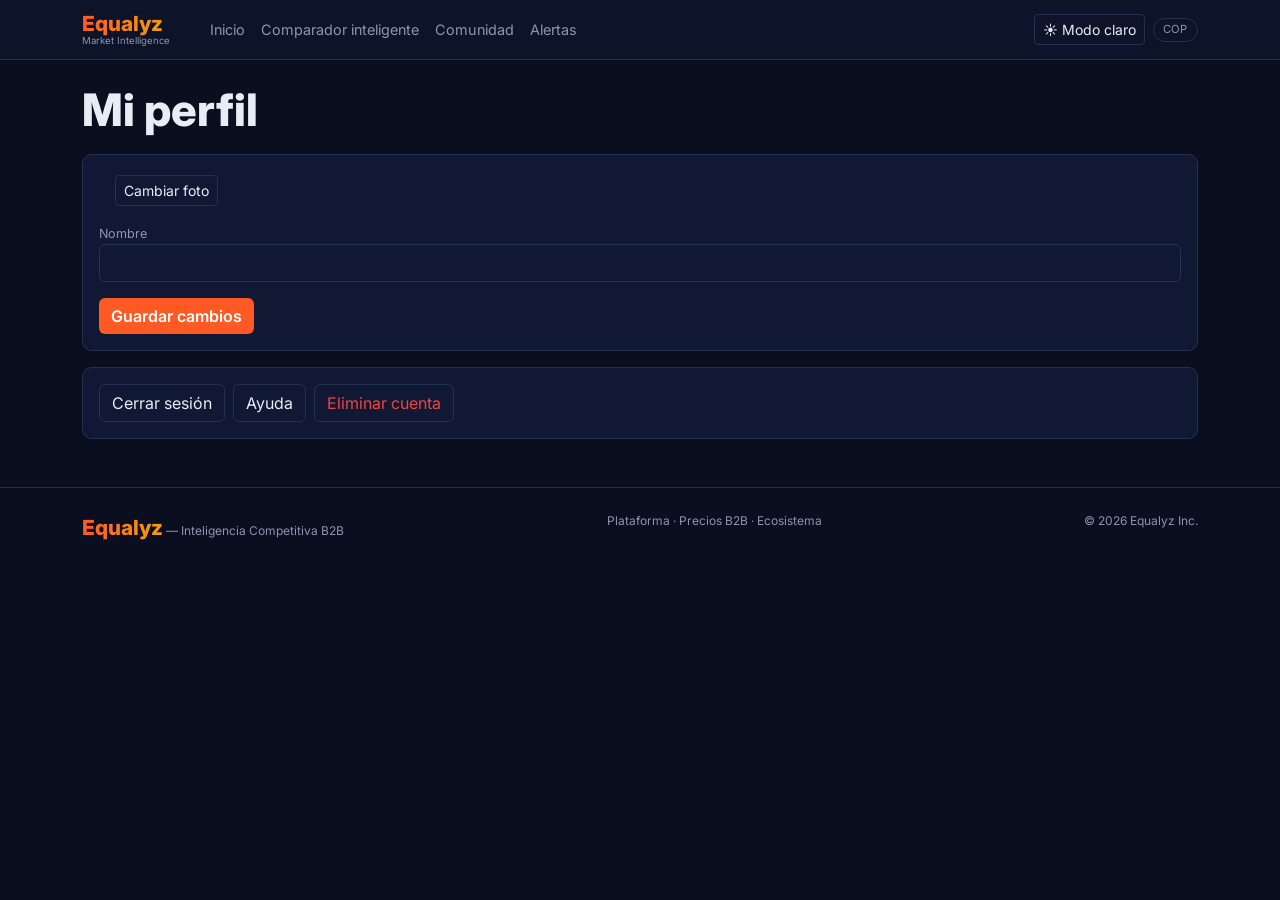
<file: perfil.html>
<!DOCTYPE html><html lang="es"><head><meta charset="UTF-8"><meta name="viewport" content="width=device-width, initial-scale=1">
<title>Mi perfil | Equalyz AI</title>
<link href="https://cdn.jsdelivr.net/npm/bootstrap@5.3.8/dist/css/bootstrap.min.css" rel="stylesheet">
<link href="https://fonts.googleapis.com/css2?family=Inter:wght@400;600;800&display=swap" rel="stylesheet">
<link href="style.css" rel="stylesheet"><script src="theme.js"></script></head><body>
<nav class="navbar navbar-expand-lg sticky-top"><div class="container">
<a class="navbar-brand brand" href="index.html"><span class="brand-n">Equalyz</span><small>Market Intelligence</small></a>
<button class="navbar-toggler border-secondary" data-bs-toggle="collapse" data-bs-target="#m" aria-label="Menú"><span class="navbar-toggler-icon"></span></button>
<div class="collapse navbar-collapse" id="m"><ul class="navbar-nav me-auto ms-lg-3">
<li><a class="nav-link " href="index.html">Inicio</a></li>
<li><a class="nav-link " href="comparador.html">Comparador inteligente</a></li>
<li id="navEmp" class="d-none"><a class="nav-link" href="emprendedor.html">Emprendedor B2B</a></li>
<li><a class="nav-link" href="comunidad.html">Comunidad</a></li>
<li><a class="nav-link" href="alertas.html">Alertas</a></li></ul>
<span id="authBox"></span><button id="tema" class="btn btn-out btn-sm me-2" type="button">☀ Modo claro</button><span class="tag">COP</span></div></div></nav>
<main class="container pt-4" data-auth><h1 class="hero-t">Mi perfil</h1>
<div class="card-eq mt-3"><div class="d-flex align-items-center gap-3 mb-3"><div id="pfAv"></div><div><div class="mu small" id="pfMail"></div><label class="btn btn-out btn-sm mt-1" for="pfFile">Cambiar foto</label><input id="pfFile" type="file" accept="image/*" class="d-none"></div></div>
<label class="mu small" for="pfNom">Nombre</label><input id="pfNom" class="form-control inp mb-3" maxlength="40"><button id="pfOk" class="btn btn-ac">Guardar cambios</button></div>
<div class="card-eq mt-3 d-flex flex-wrap gap-2"><button id="pfOut" class="btn btn-out">Cerrar sesión</button><button class="btn btn-out" data-bs-toggle="modal" data-bs-target="#mAyuda">Ayuda</button><button class="btn btn-out er" data-bs-toggle="modal" data-bs-target="#mDel">Eliminar cuenta</button></div></main>
<div class="modal fade" id="mAyuda" tabindex="-1"><div class="modal-dialog"><div class="modal-content p-3"><h2 class="fs-5 fw-bold">Ayuda</h2><ul class="small"><li><b>Comparador:</b> pega dos URLs y compara la confiabilidad de las tiendas.</li><li><b>Alertas:</b> crea reglas y registra precios para recibir avisos.</li><li><b>Emprendedor B2B:</b> solo visible con sesión iniciada.</li><li><b>Tus datos</b> se guardan solo en este navegador.</li></ul><p class="mu small mb-0">¿Más dudas? Escríbele a tu equipo de Riwi.</p></div></div></div>
<div class="modal fade" id="mDel" tabindex="-1"><div class="modal-dialog"><div class="modal-content p-3"><h2 class="fs-5 fw-bold er">Eliminar cuenta</h2><p class="small">Se borrarán tu cuenta, tus comentarios, tus productos, reglas y alertas de este navegador. No se puede deshacer.</p><div class="d-flex gap-2"><button id="pfDel" class="btn btn-ac">Sí, eliminar</button><button class="btn btn-out" data-bs-dismiss="modal">Cancelar</button></div></div></div></div>
<footer class="py-4 mt-5"><div class="container d-flex flex-wrap justify-content-between gap-2"><span><b class="brand-n">Equalyz</b> — Inteligencia Competitiva B2B</span><span>Plataforma · Precios B2B · Ecosistema</span><span>© 2026 Equalyz Inc.</span></div></footer>
<script src="https://cdn.jsdelivr.net/npm/bootstrap@5.3.8/dist/js/bootstrap.bundle.min.js"></script></body></html>
</file>
<file: style.css>
:root,[data-bs-theme=dark]{--bg:#0a0e1f;--sf:#111833;--sf2:#16203f;--bd:#243052;--ac:#ff5a24;--tx:#e8ecf5;--hi:#fff;--mu:#8b95b0;--ok:#22c55e;--wa:#f59e0b;--er:#ef4444;--nav:#0d1328;--c1:#5a0e0e;--c2:#2a0a14;--cbd:#6b1a1a;--i1:#1b2548;--i2:#3b2410}
[data-bs-theme=light]{--bg:#f3f5fb;--sf:#fff;--sf2:#eaeef7;--bd:#d3d9e8;--ac:#d4380a;--tx:#141b30;--hi:#0a0e1f;--mu:#566079;--ok:#15803d;--wa:#b45309;--er:#dc2626;--nav:#fff;--c1:#fde4de;--c2:#fff0e2;--cbd:#f1b4a4;--i1:#dfe6f7;--i2:#fbdcc4}
body{background:var(--bg);color:var(--tx);font-family:Inter,system-ui,sans-serif;font-size:.9rem}
a{text-decoration:none}
.navbar{background:var(--nav);border-bottom:1px solid var(--bd)}
.navbar .nav-link{color:var(--mu)}.navbar .nav-link.active,.navbar .nav-link:hover{color:var(--hi)}
[data-bs-theme=dark] .navbar-toggler-icon{filter:invert(1)}
.brand{line-height:1.1}.brand small{display:block;font-size:.6rem;color:var(--mu);font-weight:400}
.brand-n{font-weight:800;font-size:1.3rem;background:linear-gradient(90deg,var(--ac),var(--wa));-webkit-background-clip:text;background-clip:text;color:transparent}
.btn-ac{background:var(--ac);color:#fff;font-weight:600;border:0}.btn-ac:hover{background:#ff5522;color:#fff}
.btn-out{border:1px solid var(--bd);color:var(--tx);background:transparent}.btn-out:hover{background:var(--sf2);color:var(--hi)}
.card-eq{background:var(--sf);border:1px solid var(--bd);border-radius:.6rem;padding:1rem}
.card-eq.best{border-top:3px solid var(--ac)}
.mu{color:var(--mu)}.ok{color:var(--ok)}.wa{color:var(--wa)}.er{color:var(--er)}.ac{color:var(--ac)}
.tag{font-size:.7rem;border:1px solid var(--bd);border-radius:2rem;padding:.15rem .6rem;color:var(--mu);display:inline-block}
.tag.ok{border-color:var(--ok);color:var(--ok)}.tag.er{border-color:var(--er);color:var(--er)}.tag.wa{border-color:var(--wa);color:var(--wa)}.tag.ac{border-color:var(--ac);color:var(--ac)}
.inp{background:var(--sf);border:1px solid var(--bd);color:var(--tx)}.inp:focus{background:var(--sf);color:var(--hi);border-color:var(--ac);box-shadow:none}
.inp::placeholder{color:var(--mu)}
.stat b{font-size:1.5rem;display:block}
.hero-t{font-weight:800;font-size:clamp(1.9rem,5vw,2.8rem)}
.sec-t{font-weight:700;font-size:1.4rem}
.img-ph{height:170px;border-radius:.5rem;background:linear-gradient(135deg,var(--i1),var(--i2))}
.bar{height:6px;border-radius:4px;background:var(--bd);overflow:hidden}.bar i{display:block;height:100%}
.cta{background:linear-gradient(90deg,var(--c1),var(--c2));border:1px solid var(--cbd);border-radius:.6rem;padding:1.5rem}
.table-eq{--bs-table-bg:transparent;--bs-table-color:var(--tx);--bs-table-border-color:var(--bd)}
.table-eq th{color:var(--mu);font-size:.7rem;font-weight:600}
footer{border-top:1px solid var(--bd);color:var(--mu);font-size:.75rem}
:focus-visible{outline:2px solid var(--ac);outline-offset:2px}
.score{display:flex;align-items:center;justify-content:center;flex:none;width:5rem;height:5rem;border-radius:50%;border:4px solid currentColor;background:rgba(245,158,11,.12);font-size:1.5rem;font-weight:800}
.score.win{width:6.5rem;height:6.5rem;font-size:2rem;background:rgba(34,197,94,.16);box-shadow:0 0 0 6px rgba(34,197,94,.15),0 0 24px rgba(34,197,94,.4)}
.chip{display:inline-flex;gap:.4rem;align-items:center;background:var(--sf2);border:1px solid var(--bd);border-radius:2rem;padding:.2rem .4rem .2rem .8rem;margin:.2rem .3rem 0 0;font-size:.8rem}
.chip button{border:0;background:none;color:var(--mu)}
.emo{height:90px;border-radius:.5rem;display:grid;place-items:center;font-size:2.6rem;background:linear-gradient(135deg,var(--i1),var(--i2))}
.modal-content{background:var(--sf);color:var(--tx);border:1px solid var(--bd)}
</file>
